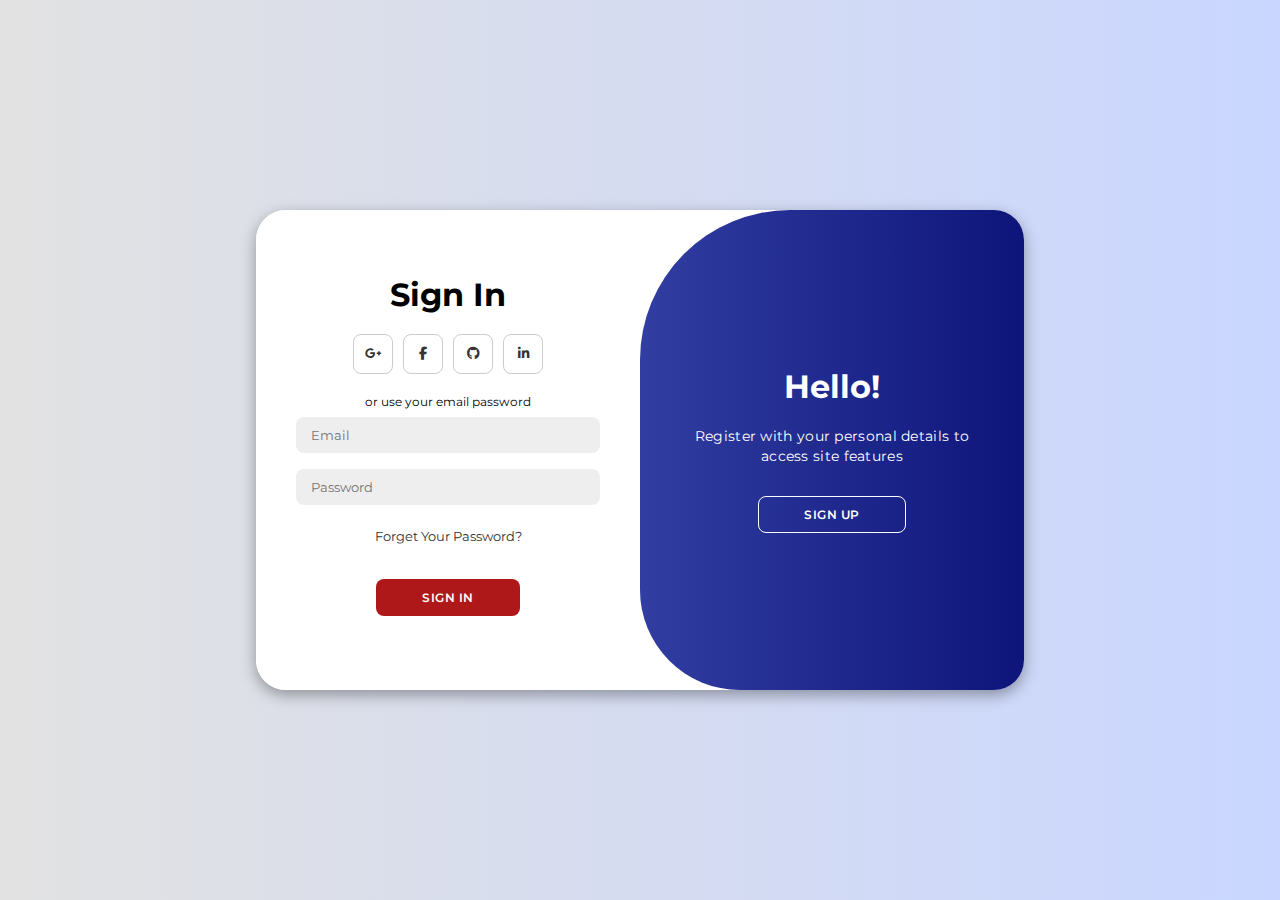
<file: index.html>
<!DOCTYPE html>
<html lang="en">

<head>
    <meta charset="UTF-8">
    <meta name="viewport" content="width=device-width, initial-scale=1.0">
    <link rel="stylesheet" href="https://cdnjs.cloudflare.com/ajax/libs/font-awesome/6.4.2/css/all.min.css">
    <link rel="stylesheet" href="style.css">
    <title>Job Board Login </title>
</head>

<body>

    <div class="container" id="container">
        <div class="form-container sign-up">
            <form>
                <h1>Create Account</h1>
                <div class="social-icons">
                    <a href="#" class="icon"><i class="fa-brands fa-google-plus-g"></i></a>
                    <a href="#" class="icon"><i class="fa-brands fa-facebook-f"></i></a>
                    <a href="#" class="icon"><i class="fa-brands fa-github"></i></a>
                    <a href="#" class="icon"><i class="fa-brands fa-linkedin-in"></i></a>
                </div>
                <span>or use your email for registeration</span>
                <input type="text" placeholder="Name">
                <input type="email" placeholder="Email">
                <input type="password" placeholder="Password">
                <a href="signup.html"><button type="button">Sign Up</button></a>
            </form>
        </div>
        <div class="form-container sign-in">
            <form>
                <h1>Sign In</h1>
                <div class="social-icons">
                    <a href="#" class="icon"><i class="fa-brands fa-google-plus-g"></i></a>
                    <a href="#" class="icon"><i class="fa-brands fa-facebook-f"></i></a>
                    <a href="#" class="icon"><i class="fa-brands fa-github"></i></a>
                    <a href="#" class="icon"><i class="fa-brands fa-linkedin-in"></i></a>
                </div>
                <span>or use your email password</span>
                <input type="email" placeholder="Email">
                <input type="password" placeholder="Password">
                <a href="#">Forget Your Password?</a>
                <a href="homepage.html"> <button>Sign In</button> </a>
            </form>
        </div>
        <div class="toggle-container">
            <div class="toggle">
                <div class="toggle-panel toggle-left">
                    <h1>Welcome Back!</h1>
                    <p>Enter your personal details to use all of site features</p>
                   <a href="homepage.html"> <button class="hidden" id="login">Sign In</button> </a>
                </div>
                <div class="toggle-panel toggle-right">
                    <h1>Hello!</h1>
                    <p>Register with your personal details to access site features</p>
                    <button class="hidden" id="register">Sign Up</button>
                </div>
            </div>
        </div>
    </div>
    <script src="script.js"></script>
</body>
</html>
</file>
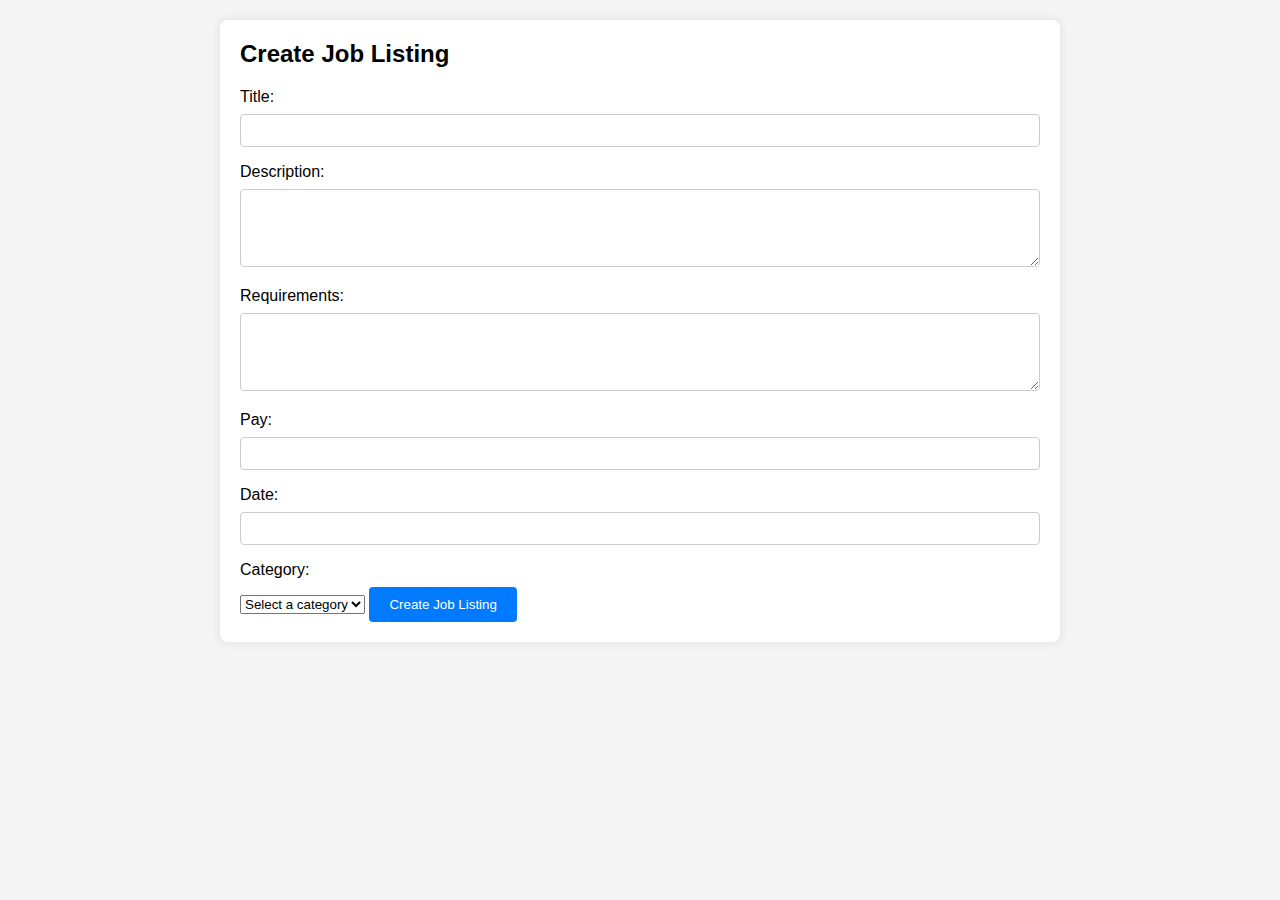
<file: joblisting.html>
<!DOCTYPE html>
<html lang="en">

<head>
    <meta charset="UTF-8">
    <meta name="viewport" content="width=device-width, initial-scale=1.0">
    <title>Create Job Listing</title>
    <style>
        body {
            font-family: Arial, sans-serif;
            background-color: #f4f4f4;
            margin: 0;
            padding: 0;
        }

        .container {
            max-width: 800px;
            margin: 20px auto;
            background-color: #fff;
            padding: 20px;
            border-radius: 8px;
            box-shadow: 0 0 10px rgba(0, 0, 0, 0.1);
        }

        h2 {
            margin-top: 0;
        }

        label {
            display: block;
            margin-bottom: 8px;
        }

        input[type="text"],
        textarea {
            width: 100%;
            padding: 8px;
            border: 1px solid #ccc;
            border-radius: 4px;
            margin-bottom: 16px;
            box-sizing: border-box;
        }

        input[type="submit"] {
            background-color: #007BFF;
            color: #fff;
            border: none;
            padding: 10px 20px;
            border-radius: 4px;
            cursor: pointer;
        }

        input[type="submit"]:hover {
            background-color: #0056b3;
        }
    </style>
</head>

<body>
    <div class="container">
        <h2>Create Job Listing</h2>
        <form>
            <label for="title">Title:</label>
            <input type="text" id="title" name="title" required>

            <label for="description">Description:</label>
            <textarea id="description" name="description" rows="4" required></textarea>

            <label for="requirements">Requirements:</label>
            <textarea id="requirements" name="requirements" rows="4" required></textarea>

            <label for="pay">Pay:</label>
            <input type="text" id="pay" name="pay" required>

            <label for="date">Date:</label>
            <input type="text" id="date" name="date" required>

            <label for="category">Category:</label>
            <select id="category" name="category" required>
                <option value="">Select a category</option>
                <option value="construction">Construction</option>
                <option value="education">Education</option>
                <option value="medical">Medical</option>
                <!-- Add more options as needed -->
            </select>

            <input type="submit" value="Create Job Listing">
        </form>
    </div>
</body>

</html>
</file>
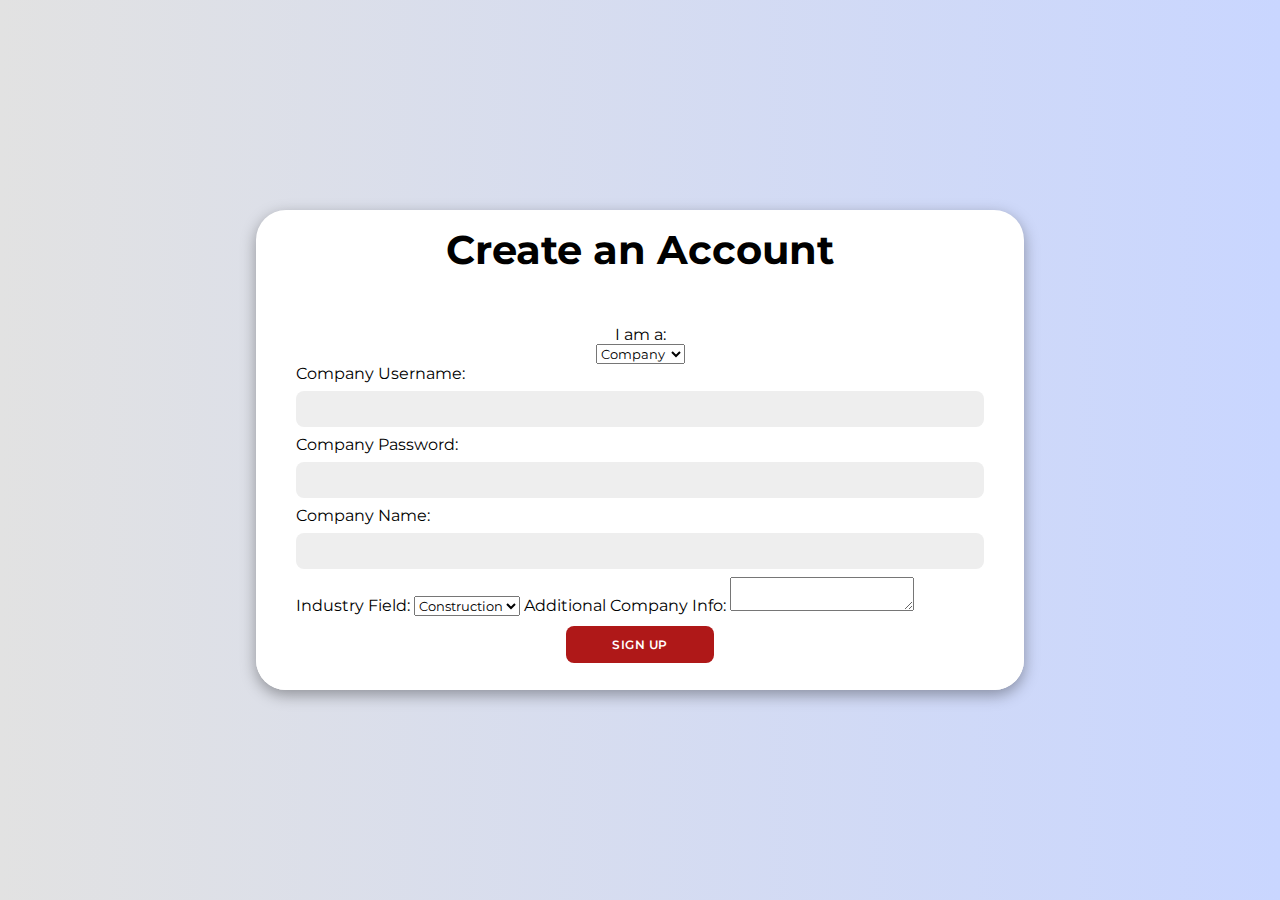
<file: signup.html>
<!DOCTYPE html>
<html lang="en">

<head>
    <meta charset="UTF-8">
    <meta name="viewport" content="width=device-width, initial-scale=1.0">
    <link rel="stylesheet" href="style.css">
    <title>Create an Account</title>
    <style>
        h2 {
            text-align: center;
            font-size: 40px;
            margin-top: 15px; 
        }
        .container {
            padding-bottom: 40px;
        }
</style>
</head>
<body>
    <div class="container">
        <h2>Create an Account</h2>
        <form>
            <label for="role">I am a:</label>
            <select id="role" name="role" required>
                <option value="company">Company</option>
                <option value="employee">Employee</option>
            </select>

            <!-- Company Information -->
            <div id="company-fields">
                <label for="companyUsername">Company Username:</label>
                <input type="text" id="companyUsername" name="companyUsername" required>

                <label for="companyPassword">Company Password:</label>
                <input type="password" id="companyPassword" name="companyPassword" required>

                <label for="companyName">Company Name:</label>
                <input type="text" id="companyName" name="companyName" required>

                <label for="companyField">Industry Field:</label>
                <select id="companyField" name="companyField" required>
                    <option value="construction">Construction</option>
                    <option value="education">Education</option>
                    <option value="medical">Medical</option>
                </select>

                <!-- Add more company fields as needed -->

                <label for="companyInfo">Additional Company Info:</label>
                <textarea id="companyInfo" name="companyInfo"></textarea>
            </div>

            <!-- Employee Information -->
            <div id="employee-fields" style="display: none;">
                <label for="employeeUsername">Employee Username:</label>
                <input type="text" id="employeeUsername" name="employeeUsername" required>

                <label for="employeePassword">Employee Password:</label>
                <input type="password" id="employeePassword" name="employeePassword" required>

                <label for="employeeName">Employee Name:</label>
                <input type="text" id="employeeName" name="employeeName" required>

                <label for="employeeBranch">Military Branch:</label>
                <input type="text" id="employeeBranch" name="employeeBranch" required>

                <label for="employeeMOSAFSC">MOS/AFSC:</label>
                <input type="text" id="employeeMOSAFSC" name="employeeMOSAFSC" required>

                <label for="employeeField">Interested Field:</label>
                <select id="employeeField" name="employeeField" required>
                    <option value="construction">Construction</option>
                    <option value="education">Education</option>
                    <option value="medical">Medical</option>
                </select>

                <label for="skillbridgeStart">Skillbridge Start Date:</label>
                <input type="date" id="skillbridgeStart" name="skillbridgeStart" required>

                <label for="serviceEndDate">End of Service Date:</label>
                <input type="date" id="serviceEndDate" name="serviceEndDate" required>
            </div>

            <button type="submit">Sign Up</button>
        </form>
    </div>

    <script>
        document.getElementById('role').addEventListener('change', function () {
            var companyFields = document.getElementById('company-fields');
            var employeeFields = document.getElementById('employee-fields');

            if (this.value === 'company') {
                companyFields.style.display = 'block';
                employeeFields.style.display = 'none';
            } else {
                companyFields.style.display = 'none';
                employeeFields.style.display = 'block';
            }
        });
    </script>
</body>
</html>
</file>
<file: style.css>
@import url('https://fonts.googleapis.com/css2?family=Montserrat:wght@300;400;500;600;700&display=swap');

*{
    margin: 0;
    padding: 0;
    box-sizing: border-box;
    font-family: 'Montserrat', sans-serif;
}

body{
    background-color: #c9d6ff;
    background: linear-gradient(to right, #e2e2e2, #c9d6ff);
    display: flex;
    align-items: center;
    justify-content: center;
    flex-direction: column;
    height: 100vh;
}

.container{
    background-color: #fff;
    border-radius: 30px;
    box-shadow: 0 5px 15px rgba(0, 0, 0, 0.35);
    position: relative;
    overflow: hidden;
    width: 768px;
    max-width: 100%;
    min-height: 480px;
}

.container p{
    font-size: 14px;
    line-height: 20px;
    letter-spacing: 0.3px;
    margin: 20px 0;
}

.container span{
    font-size: 12px;
}

.container a{
    color: #333;
    font-size: 13px;
    text-decoration: none;
    margin: 15px 0 10px;
}

.container button{
    background-color: #af1818;
    color: #fff;
    font-size: 12px;
    padding: 10px 45px;
    border: 1px solid transparent;
    border-radius: 8px;
    font-weight: 600;
    letter-spacing: 0.5px;
    text-transform: uppercase;
    margin-top: 10px;
    cursor: pointer;
}

.container button.hidden{
    background-color: transparent;
    border-color: #fff;
}

.container form{
    background-color: #fff;
    display: flex;
    align-items: center;
    justify-content: center;
    flex-direction: column;
    padding: 0 40px;
    height: 100%;
}

.container input{
    background-color: #eee;
    border: none;
    margin: 8px 0;
    padding: 10px 15px;
    font-size: 13px;
    border-radius: 8px;
    width: 100%;
    outline: none;
}

.form-container{
    position: absolute;
    top: 0;
    height: 100%;
    transition: all 0.6s ease-in-out;
}

.sign-in{
    left: 0;
    width: 50%;
    z-index: 2;
}

.container.active .sign-in{
    transform: translateX(100%);
}

.sign-up{
    left: 0;
    width: 50%;
    opacity: 0;
    z-index: 1;
}

.container.active .sign-up{
    transform: translateX(100%);
    opacity: 1;
    z-index: 5;
    animation: move 0.6s;
}

@keyframes move{
    0%, 49.99%{
        opacity: 0;
        z-index: 1;
    }
    50%, 100%{
        opacity: 1;
        z-index: 5;
    }
}

.social-icons{
    margin: 20px 0;
}

.social-icons a{
    border: 1px solid #ccc;
    border-radius: 20%;
    display: inline-flex;
    justify-content: center;
    align-items: center;
    margin: 0 3px;
    width: 40px;
    height: 40px;
}

.toggle-container{
    position: absolute;
    top: 0;
    left: 50%;
    width: 50%;
    height: 100%;
    overflow: hidden;
    transition: all 0.6s ease-in-out;
    border-radius: 150px 0 0 100px;
    z-index: 1000;
}

.container.active .toggle-container{
    transform: translateX(-100%);
    border-radius: 0 150px 100px 0;
}

.toggle{
    background-color: #0e157a;
    height: 100%;
    background: linear-gradient(to right, #5466c9, #0e157a);
    color: #fff;
    position: relative;
    left: -100%;
    height: 100%;
    width: 200%;
    transform: translateX(0);
    transition: all 0.6s ease-in-out;
}

.container.active .toggle{
    transform: translateX(50%);
}

.toggle-panel{
    position: absolute;
    width: 50%;
    height: 100%;
    display: flex;
    align-items: center;
    justify-content: center;
    flex-direction: column;
    padding: 0 30px;
    text-align: center;
    top: 0;
    transform: translateX(0);
    transition: all 0.6s ease-in-out;
}

.toggle-left{
    transform: translateX(-200%);
}

.container.active .toggle-left{
    transform: translateX(0);
}

.toggle-right{
    right: 0;
    transform: translateX(0);
}

.container.active .toggle-right{
    transform: translateX(200%);
}

.notifications-icon {
    position: relative;
    cursor: pointer;
}

.notifications-dropdown {
    position: absolute;
    top: 40px;
    right: 0;
    background-color: #fff;
    box-shadow: 0 4px 8px rgba(0, 0, 0, 0.1);
    border-radius: 5px;
    min-width: 200px;
    display: none;
    z-index: 1;
}

.notifications-dropdown.active {
    display: block;
}

.notification-item {
    padding: 10px;
    border-bottom: 1px solid #ddd;
}

.notification-item:last-child {
    border-bottom: none;
}

.search-bar {
    background-color: #f1f1f1;
    padding: 20px;
    display: flex;
    align-items: center;
}

.search-bar input[type="text"] {
    flex: 1;
    padding: 10px;
    border: none;
    border-radius: 5px;
}

.search-bar button {
    background-color: #512da8;
    color: #fff;
    border: none;
    border-radius: 5px;
    padding: 10px 20px;
    margin-left: 10px;
    cursor: pointer;
}

/* Container Styles */
.container {
    margin: 20px;
}

.tabs {
    display: flex;
    margin-bottom: 20px;
}

.tab {
    padding: 10px 20px;
    border: 1px solid #ddd;
    border-bottom: none;
    cursor: pointer;
}

.tab.active {
    background-color: #512da8;
    color: #fff;
    border-bottom: 1px solid #512da8;
}

.tab:last-child {
    border-right: 1px solid #ddd;
}

.post-form textarea {
    width: 100%;
    padding: 10px;
    margin-bottom: 10px;
    border: 1px solid #ddd;
    border-radius: 5px;
}

.post-form button {
    background-color: #0e157a;
    color: #fff;
    border: none;
    border-radius: 5px;
    padding: 10px 20px;
    cursor: pointer;
}

.post {
    background-color: #f9f9f9;
    padding: 20px;
    margin-bottom: 20px;
    border-radius: 5px;
}

/* Adjustments for specific tabs */
#bestFitsTab p,
#followingFeedTab p {
    margin-top: 0;
}
</file>
